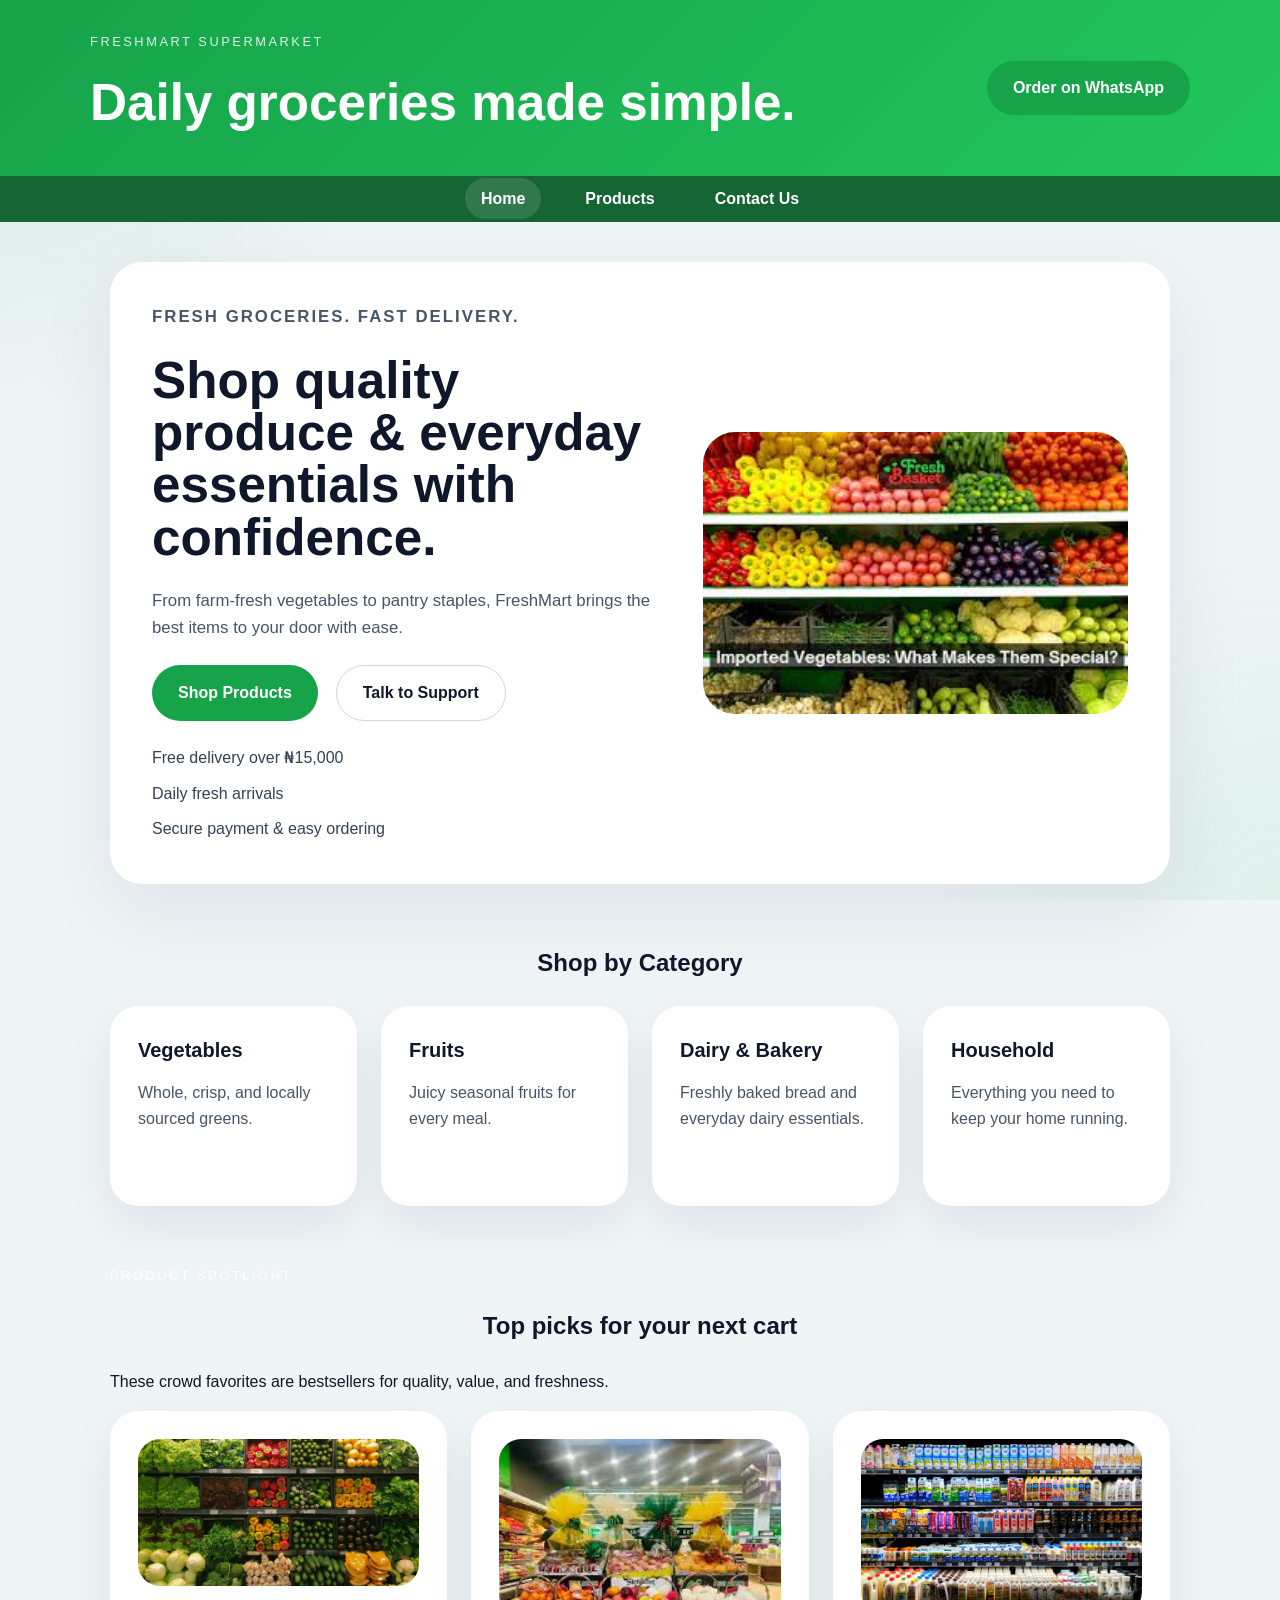
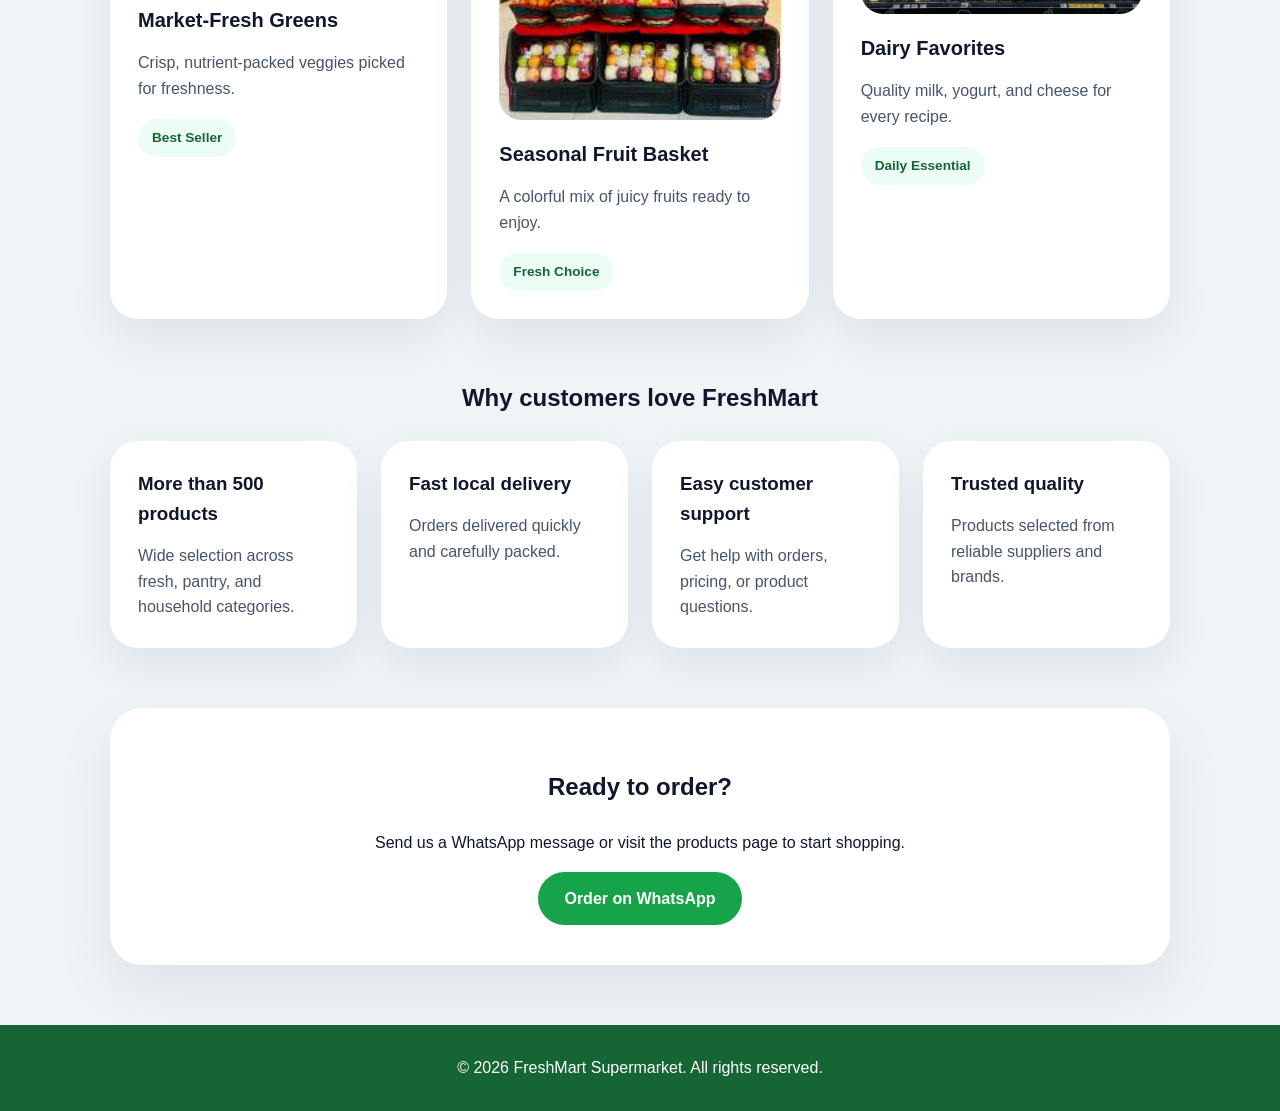
<file: index.html>
﻿<!DOCTYPE html>
<html lang="en">
<head>
  <meta charset="UTF-8">
  <meta name="viewport" content="width=device-width, initial-scale=1.0">
  <link rel="stylesheet" href="main.css">
  <title>FreshMart Supermarket</title>
</head>
<body>
  <header>
    <div class="header-inner">
      <div>
        <p class="eyebrow">FreshMart Supermarket</p>
        <h1>Daily groceries made simple.</h1>
      </div>
      <a class="btn" href="https://wa.me/2349035915493">Order on WhatsApp</a>
    </div>
  </header>
  <nav>
    <ul>
      <li><a href="index.html" class="active">Home</a></li>
      <li><a href="products.html">Products</a></li>
      <li><a href="contact.html">Contact Us</a></li>
    </ul>
  </nav>
  <main>
    <section class="hero">
      <div class="hero-copy">
        <p class="hero-tag">Fresh groceries. Fast delivery.</p>
        <h2>Shop quality produce & everyday essentials with confidence.</h2>
        <p>From farm-fresh vegetables to pantry staples, FreshMart brings the best items to your door with ease.</p>
        <div class="hero-actions">
          <a class="btn" href="products.html">Shop Products</a>
          <a class="btn btn-secondary" href="contact.html">Talk to Support</a>
        </div>
        <ul class="hero-features">
          <li>Free delivery over ₦15,000</li>
          <li>Daily fresh arrivals</li>
          <li>Secure payment & easy ordering</li>
        </ul>
      </div>
      <div class="hero-image">
        <img src="images/veg.jpg" alt="Fresh supermarket produce">
      </div>
    </section>

    <section class="featured">
      <h2>Shop by Category</h2>
      <div class="category-grid">
        <article class="card small-card">
          <h3>Vegetables</h3>
          <p>Whole, crisp, and locally sourced greens.</p>
        </article>
        <article class="card small-card">
          <h3>Fruits</h3>
          <p>Juicy seasonal fruits for every meal.</p>
        </article>
        <article class="card small-card">
          <h3>Dairy & Bakery</h3>
          <p>Freshly baked bread and everyday dairy essentials.</p>
        </article>
        <article class="card small-card">
          <h3>Household</h3>
          <p>Everything you need to keep your home running.</p>
        </article>
      </div>
    </section>

    <section class="spotlight">
      <div class="spotlight-intro">
        <p class="eyebrow">Product Spotlight</p>
        <h2>Top picks for your next cart</h2>
        <p>These crowd favorites are bestsellers for quality, value, and freshness.</p>
      </div>
      <div class="products spotlight-grid">
        <article class="card spotlight-card">
          <img src="images/Vegetables-Groceries.png" alt="Fresh Vegetables">
          <h3>Market-Fresh Greens</h3>
          <p>Crisp, nutrient-packed veggies picked for freshness.</p>
          <span class="tag">Best Seller</span>
        </article>
        <article class="card spotlight-card">
          <img src="images/imagesfruit1.jpg" alt="Juicy Fruits">
          <h3>Seasonal Fruit Basket</h3>
          <p>A colorful mix of juicy fruits ready to enjoy.</p>
          <span class="tag">Fresh Choice</span>
        </article>
        <article class="card spotlight-card">
          <img src="images/dairyp3.jpg" alt="Dairy Products">
          <h3>Dairy Favorites</h3>
          <p>Quality milk, yogurt, and cheese for every recipe.</p>
          <span class="tag">Daily Essential</span>
        </article>
      </div>
    </section>

    <section class="why-choose">
      <h2>Why customers love FreshMart</h2>
      <div class="features-grid">
        <div class="feature-card">
          <h3>More than 500 products</h3>
          <p>Wide selection across fresh, pantry, and household categories.</p>
        </div>
        <div class="feature-card">
          <h3>Fast local delivery</h3>
          <p>Orders delivered quickly and carefully packed.</p>
        </div>
        <div class="feature-card">
          <h3>Easy customer support</h3>
          <p>Get help with orders, pricing, or product questions.</p>
        </div>
        <div class="feature-card">
          <h3>Trusted quality</h3>
          <p>Products selected from reliable suppliers and brands.</p>
        </div>
      </div>
    </section>

    <section class="contact-preview">
      <h2>Ready to order?</h2>
      <p>Send us a WhatsApp message or visit the products page to start shopping.</p>
      <a class="btn" href="https://wa.me/2349035915493">Order on WhatsApp</a>
    </section>
  </main>

  <footer>
    <p>&copy; <span id="footer-year">2026</span> FreshMart Supermarket. All rights reserved.</p>
  </footer>
  <script src="main.js" defer></script>
</body>
</html>
</file>
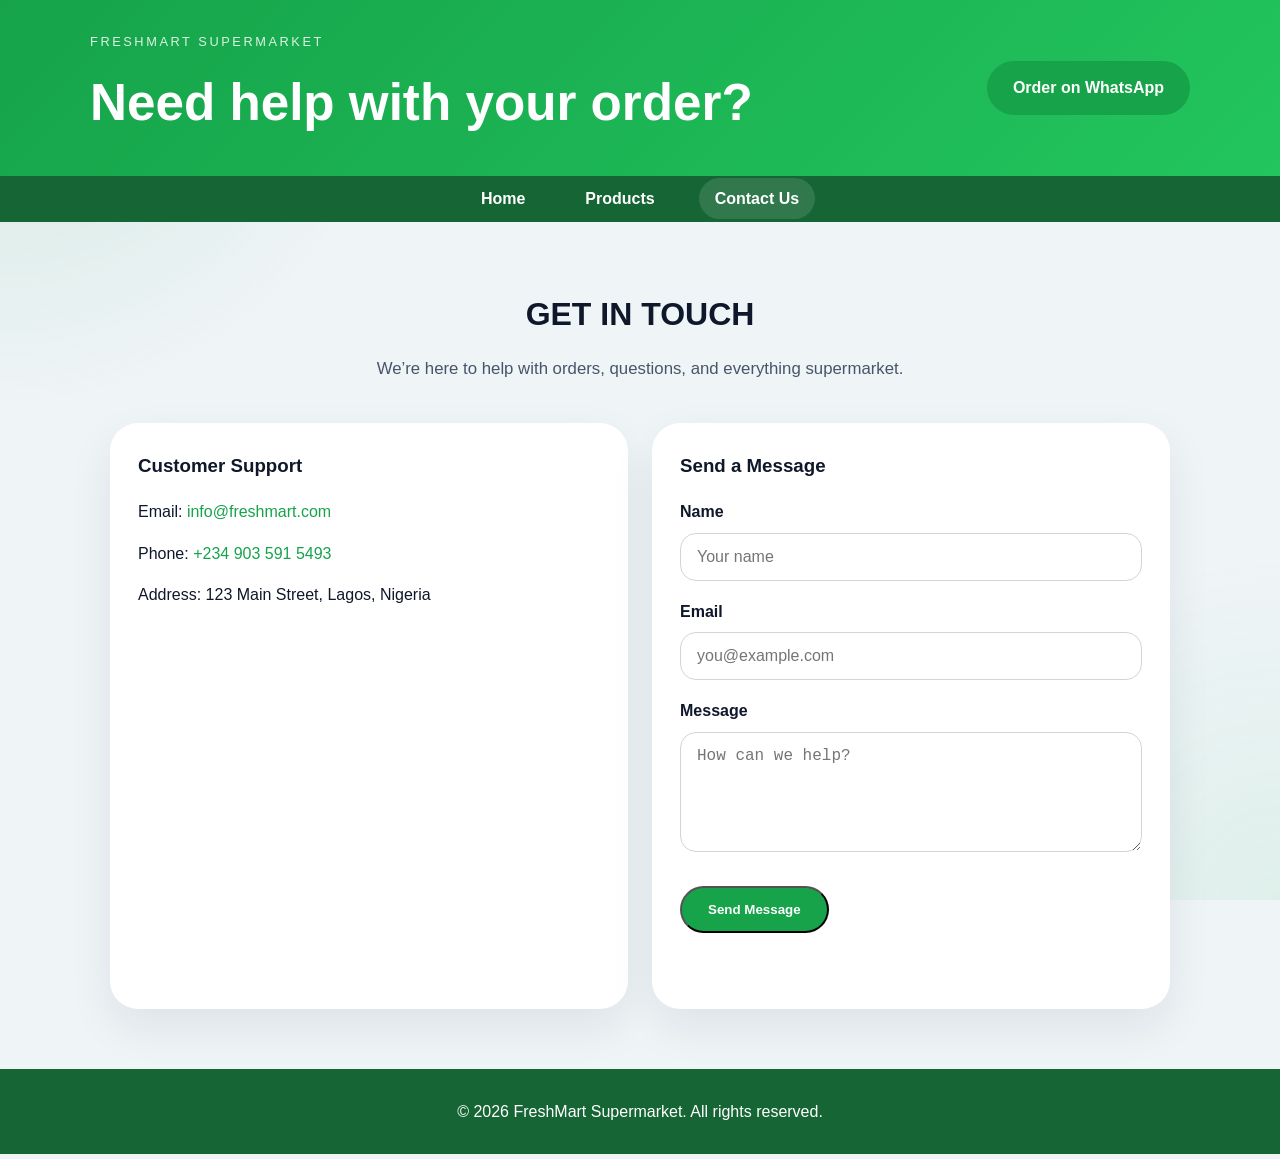
<file: contact.html>
<!DOCTYPE html>
<html lang="en">
<head>
  <meta charset="UTF-8">
  <meta name="viewport" content="width=device-width, initial-scale=1.0">
  <link rel="stylesheet" href="main.css">
  <title>Contact Us | FreshMart Supermarket</title>
</head>
<body>
  <header>
    <div class="header-inner">
      <div>
        <p class="eyebrow">FreshMart Supermarket</p>
        <h1>Need help with your order?</h1>
      </div>
      <a class="btn" href="https://wa.me/2349035915493">Order on WhatsApp</a>
    </div>
  </header>
  <nav>
    <ul>
      <li><a href="index.html">Home</a></li>
      <li><a href="products.html">Products</a></li>
      <li><a href="contact.html" class="active">Contact Us</a></li>
    </ul>
  </nav>
  <main>
    <section class="page-intro">
      <h2>GET IN TOUCH</h2>
      <p>We’re here to help with orders, questions, and everything supermarket.</p>
    </section>
    <section class="contact-details">
      <div class="contact-card">
        <h3>Customer Support</h3>
        <p>Email: <a href="mailto:info@freshmart.com">info@freshmart.com</a></p>
        <p>Phone: <a href="tel:+2349035915493">+234 903 591 5493</a></p>
        <p>Address: 123 Main Street, Lagos, Nigeria</p>
      </div>
      <div class="contact-card contact-form">
        <h3>Send a Message</h3>
        <form action="https://formspree.io/f/mbgjabny" method="POST">
          <label for="name">Name</label>
          <input type="text" id="name" name="name" placeholder="Your name" required>
          <label for="email">Email</label>
          <input type="email" id="email" name="email" placeholder="you@example.com" required>
          <label for="message">Message</label>
          <textarea id="message" name="message" rows="5" placeholder="How can we help?" required></textarea>
          <button type="submit" class="btn">Send Message</button>
        </form>
        <div id="form-message" class="form-message" aria-live="polite"></div>
      </div>
    </section>
  </main>
  <footer>
    <p>&copy; <span id="footer-year">2026</span> FreshMart Supermarket. All rights reserved.</p>
  </footer>
  <script src="main.js" defer></script>
</body>
</html>
</file>
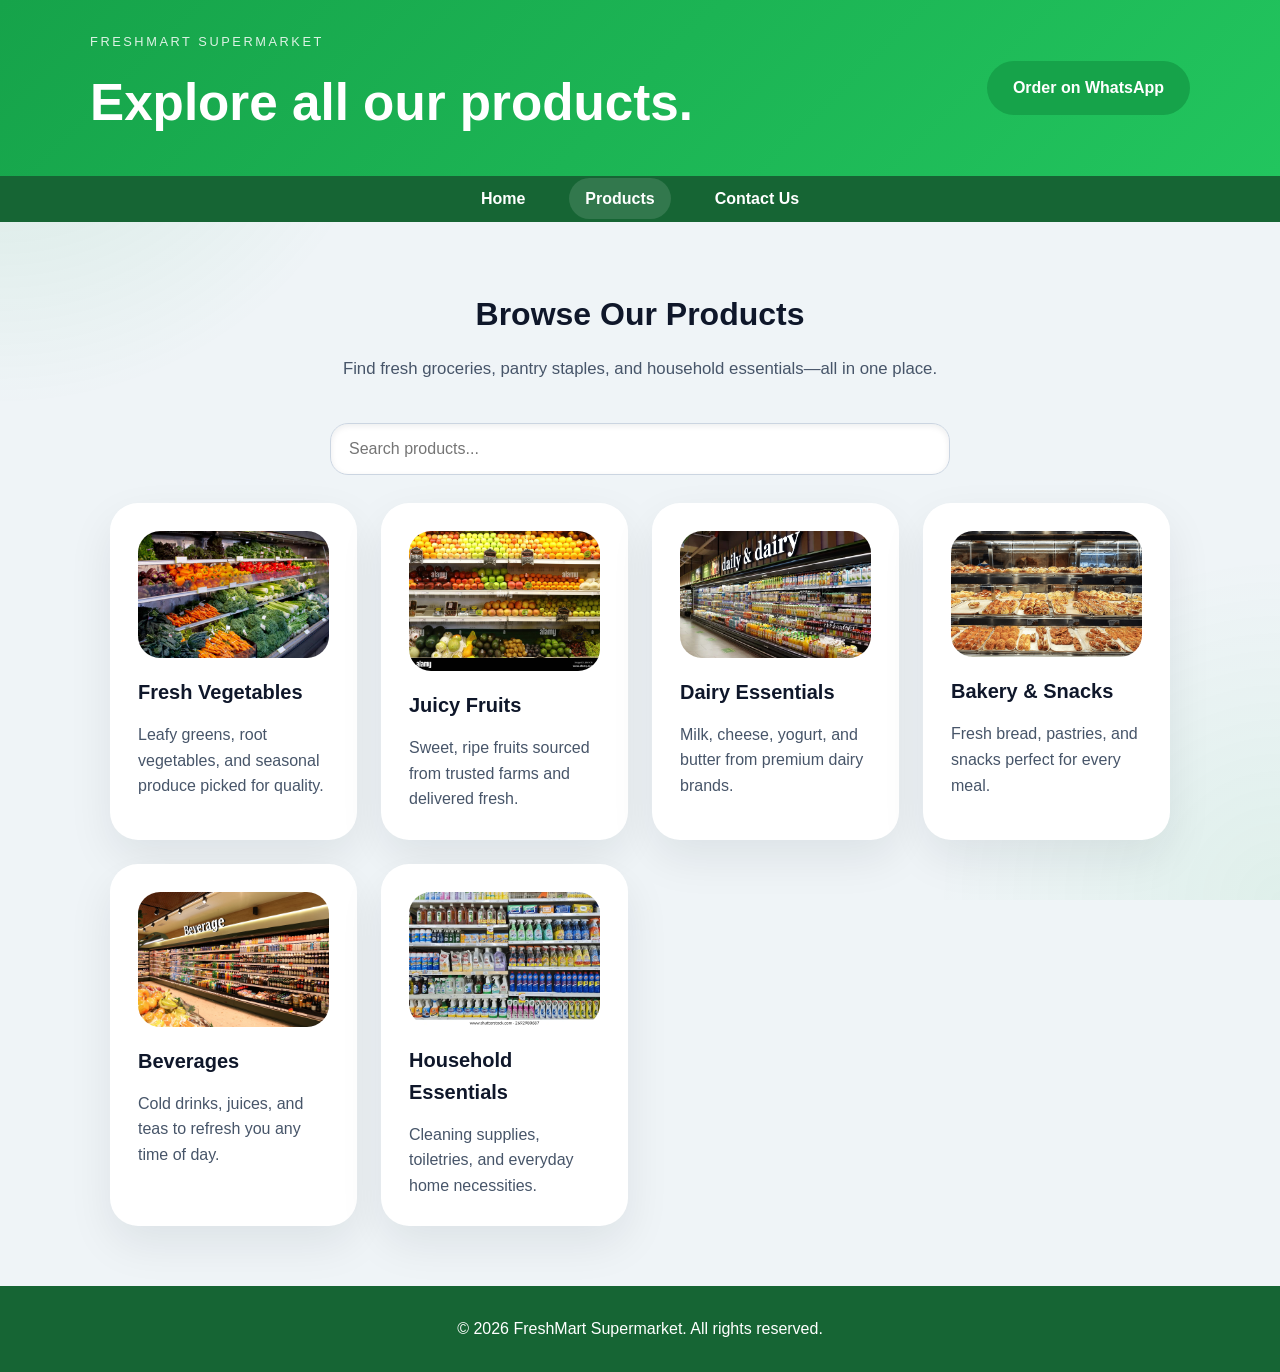
<file: products.html>
<!DOCTYPE html>
<html lang="en">
<head>
  <meta charset="UTF-8">
  <meta name="viewport" content="width=device-width, initial-scale=1.0">
  <link rel="stylesheet" href="main.css">
  <title>Products | FreshMart Supermarket</title>
</head>
<body>
  <header>
    <div class="header-inner">
      <div>
        <p class="eyebrow">FreshMart Supermarket</p>
        <h1>Explore all our products.</h1>
      </div>
      <a class="btn" href="https://wa.me/2349035915493">Order on WhatsApp</a>
    </div>
  </header>
  <nav>
    <ul>
      <li><a href="index.html">Home</a></li>
      <li><a href="products.html" class="active">Products</a></li>
      <li><a href="contact.html">Contact Us</a></li>
    </ul>
  </nav>
  <main>
    <section class="page-intro">
      <h2>Browse Our Products</h2>
      <p>Find fresh groceries, pantry staples, and household essentials—all in one place.</p>
    </section>

    <section class="search-bar">
      <input id="product-search" type="search" placeholder="Search products..." aria-label="Search products">
    </section>

    <section class="products-grid">
      <article class="card">
        <img src="images/green-vegetables.jpg" alt="Fresh Vegetables">
        <h3>Fresh Vegetables</h3>
        <p>Leafy greens, root vegetables, and seasonal produce picked for quality.</p>
      </article>
      <article class="card">
        <img src="images/furit.jpg" alt="Juicy Fruits">
        <h3>Juicy Fruits</h3>
        <p>Sweet, ripe fruits sourced from trusted farms and delivered fresh.</p>
      </article>
      <article class="card">
        <img src="images/dairy1.png" alt="Dairy Products">
        <h3>Dairy Essentials</h3>
        <p>Milk, cheese, yogurt, and butter from premium dairy brands.</p>
      </article>
      <article class="card">
        <img src="images/bakery.png" alt="Bakery Goods">
        <h3>Bakery & Snacks</h3>
        <p>Fresh bread, pastries, and snacks perfect for every meal.</p>
      </article>
      <article class="card">
        <img src="images/beverages.jpg" alt="Beverages">
        <h3>Beverages</h3>
        <p>Cold drinks, juices, and teas to refresh you any time of day.</p>
      </article>
      <article class="card">
        <img src="images/house-hold.jpg" alt="Household Essentials">
        <h3>Household Essentials</h3>
        <p>Cleaning supplies, toiletries, and everyday home necessities.</p>
      </article>
    </section>
  </main>
  <footer>
    <p>&copy; <span id="footer-year">2026</span> FreshMart Supermarket. All rights reserved.</p>
  </footer>
  <script src="main.js" defer></script>
</body>
</html>
</file>
<file: main.css>
* {
  box-sizing: border-box;
}

body {
  margin: 0;
  font-family: "Inter", Arial, sans-serif;
  background: #eff4f7;
  color: #0f172a;
  line-height: 1.6;
}

img {
  max-width: 100%;
  display: block;
}

body::before {
  content: "";
  position: fixed;
  inset: 0;
  background:
    radial-gradient(
      circle at top left,
      rgba(22, 163, 74, 0.14),
      transparent 26%
    ),
    radial-gradient(
      circle at bottom right,
      rgba(34, 197, 94, 0.08),
      transparent 22%
    );
  pointer-events: none;
  z-index: -1;
}

/* ===== HEADER ===== */

header {
  background: linear-gradient(135deg, #16a34a 0%, #22c55e 100%);
  color: white;
  padding: 32px 20px;
}

.header-inner {
  max-width: 1100px;
  margin: 0 auto;
  display: flex;
  justify-content: space-between;
  align-items: center;
  gap: 24px;
}

.eyebrow {
  color: rgba(255, 255, 255, 0.85);
  letter-spacing: 0.2em;
  text-transform: uppercase;
  margin: 0 0 10px;
  font-size: 0.8rem;
}

header h1 {
  margin: 0;
  font-size: clamp(2.2rem, 4vw, 3.2rem);
  max-width: 720px;
}

/* ===== NAVIGATION ===== */

nav {
  background: #166534;
}

nav ul {
  margin: 0;
  padding: 0 20px;
  display: flex;
  justify-content: center;
  flex-wrap: wrap;
  list-style: none;
}

nav li {
  margin: 10px 14px;
}

nav a {
  color: white;
  text-decoration: none;
  font-weight: 700;
  padding: 12px 16px;
  border-radius: 999px;
  transition: background 0.2s ease, transform 0.2s ease;
}

nav a:hover,
nav a.active {
  background: rgba(255, 255, 255, 0.12);
  transform: translateY(-1px);
}

/* ===== MAIN ===== */

main {
  max-width: 1100px;
  margin: 0 auto;
  padding: 40px 20px 60px;
}

/* ===== HERO ===== */

.hero {
  display: grid;
  grid-template-columns: 1.1fr 0.9fr;
  gap: 32px;
  align-items: center;
  background: white;
  border-radius: 32px;
  padding: 42px;
  box-shadow: 0 26px 80px rgba(15, 23, 42, 0.08);
}

.hero-copy {
  display: grid;
  gap: 24px;
}

.hero-tag {
  margin: 0;
  display: inline-block;
  color: #16a34a;
  font-weight: 700;
  text-transform: uppercase;
  letter-spacing: 0.12em;
  font-size: 0.8rem;
}

.hero h2 {
  margin: 0;
  font-size: clamp(2.5rem, 4vw, 3.5rem);
  line-height: 1.02;
}

.hero-copy p {
  margin: 0;
  max-width: 680px;
  color: #475569;
  font-size: 1.05rem;
}

.hero-actions {
  display: flex;
  flex-wrap: wrap;
  gap: 18px;
}

.hero-features {
  margin: 0;
  padding: 0;
  list-style: none;
  display: grid;
  gap: 10px;
}

.hero-features li {
  color: #334155;
}

.hero-image img {
  border-radius: 32px;
  width: 100%;
  height: auto;
  object-fit: cover;
}

/* ===== SECTIONS ===== */

.featured,
.spotlight,
.why-choose,
.contact-preview {
  margin-top: 60px;
}

.featured h2,
.spotlight-intro h2,
.why-choose h2,
.contact-preview h2 {
  margin-bottom: 24px;
  text-align: center;
}

/* ===== GRIDS ===== */

.category-grid,
.products,
.features-grid,
.spotlight-grid {
  display: grid;
  gap: 24px;
}

.category-grid {
  grid-template-columns: repeat(auto-fit, minmax(220px, 1fr));
}

.products {
  grid-template-columns: repeat(auto-fit, minmax(240px, 1fr));
}

.spotlight-grid {
  grid-template-columns: repeat(auto-fit, minmax(260px, 1fr));
}

.features-grid {
  grid-template-columns: repeat(auto-fit, minmax(240px, 1fr));
}

/* ===== CARDS ===== */

.card {
  background: white;
  padding: 28px;
  border-radius: 28px;
  text-align: left;
  box-shadow: 0 18px 45px rgba(15, 23, 42, 0.08);
  transition: transform 0.2s ease, box-shadow 0.2s ease;
}

.card:hover {
  transform: translateY(-6px);
  box-shadow: 0 24px 55px rgba(15, 23, 42, 0.12);
}

.small-card {
  min-height: 200px;
}

.card h3 {
  margin: 0 0 14px;
  font-size: 1.25rem;
}

.card p {
  margin: 0;
  color: #475569;
}

.card img {
  width: 100%;
  border-radius: 22px;
  margin-bottom: 18px;
}

.spotlight-card {
  position: relative;
}

.tag {
  display: inline-flex;
  margin-top: 18px;
  padding: 8px 14px;
  border-radius: 999px;
  background: #ecfdf5;
  color: #166534;
  font-size: 0.85rem;
  font-weight: 700;
}

/* ===== FEATURE CARDS ===== */

.feature-card {
  background: white;
  padding: 28px;
  border-radius: 28px;
  box-shadow: 0 18px 45px rgba(15, 23, 42, 0.08);
  transition: transform 0.2s ease, box-shadow 0.2s ease;
}

.feature-card:hover {
  transform: translateY(-6px);
  box-shadow: 0 24px 55px rgba(15, 23, 42, 0.12);
}

.feature-card h3 {
  margin-top: 0;
  margin-bottom: 14px;
}

.feature-card p {
  margin: 0;
  color: #475569;
}

/* ===== BUTTONS ===== */

.btn {
  display: inline-flex;
  align-items: center;
  justify-content: center;
  padding: 14px 26px;
  border-radius: 999px;
  background: #16a34a;
  color: white;
  text-decoration: none;
  font-weight: 700;
  transition: transform 0.2s ease, box-shadow 0.2s ease;
}

.btn:hover {
  transform: translateY(-2px);
  box-shadow: 0 14px 30px rgba(22, 163, 74, 0.18);
}

.btn-secondary {
  background: white;
  color: #0f172a;
  border: 1px solid #d1d5db;
}

/* ===== PAGE INTRO ===== */

.page-intro {
  text-align: center;
  margin-bottom: 40px;
}

.page-intro h2 {
  font-size: clamp(2rem, 2.5vw, 2.6rem);
  margin-bottom: 16px;
}

.page-intro p {
  margin: 0 auto;
  max-width: 760px;
  color: #475569;
  font-size: 1.05rem;
}

/* ===== SEARCH ===== */

.search-bar {
  margin: 0 auto 28px;
  max-width: 620px;
}

.search-bar input {
  width: 100%;
  padding: 16px 18px;
  border-radius: 18px;
  border: 1px solid #cbd5e1;
  box-shadow: inset 0 2px 6px rgba(15, 23, 42, 0.08);
  font-size: 1rem;
}

/* ===== PRODUCTS ===== */

.products-grid {
  display: grid;
  grid-template-columns: repeat(auto-fit, minmax(240px, 1fr));
  gap: 24px;
}

/* ===== CONTACT ===== */

.contact-details {
  display: grid;
  grid-template-columns: repeat(auto-fit, minmax(280px, 1fr));
  gap: 24px;
}

.contact-card {
  background: white;
  padding: 28px;
  border-radius: 28px;
  box-shadow: 0 18px 45px rgba(15, 23, 42, 0.08);
}

.contact-card h3 {
  margin-top: 0;
}

.contact-card a {
  color: #16a34a;
  text-decoration: none;
}

.contact-form label {
  display: block;
  margin-bottom: 8px;
  font-weight: 700;
}

.contact-form input,
.contact-form textarea {
  width: 100%;
  padding: 14px 16px;
  border-radius: 16px;
  border: 1px solid #d1d5db;
  margin-bottom: 18px;
  font-size: 1rem;
}

.contact-form button {
  margin-top: 8px;
}

/* ===== FORM MESSAGE ===== */

.form-message {
  margin-top: 16px;
  padding: 16px 18px;
  border-radius: 16px;
  font-weight: 700;
}

.form-message.success {
  background: #ecfdf5;
  color: #166534;
}

.form-message.error {
  background: #fee2e2;
  color: #991b1b;
}

/* ===== CONTACT PREVIEW ===== */

.contact-preview {
  background: white;
  padding: 40px;
  border-radius: 32px;
  text-align: center;
  box-shadow: 0 24px 60px rgba(15, 23, 42, 0.08);
}

/* ===== FOOTER ===== */

footer {
  text-align: center;
  padding: 30px 20px;
  background: #166534;
  color: white;
}

footer p {
  margin: 0;
}

/* ===== RESPONSIVE DESIGN ===== */

@media (max-width: 980px) {

  .hero {
    grid-template-columns: 1fr;
  }

}

@media (max-width: 720px) {

  .header-inner {
    flex-direction: column;
    text-align: center;
  }

  nav ul {
    flex-direction: row;
    justify-content: center;
    align-items: center;
    gap: 0.5rem;
  }

  nav li {
    margin: 6px 0;
  }

  .hero {
    padding: 28px;
  }

}
</file>
